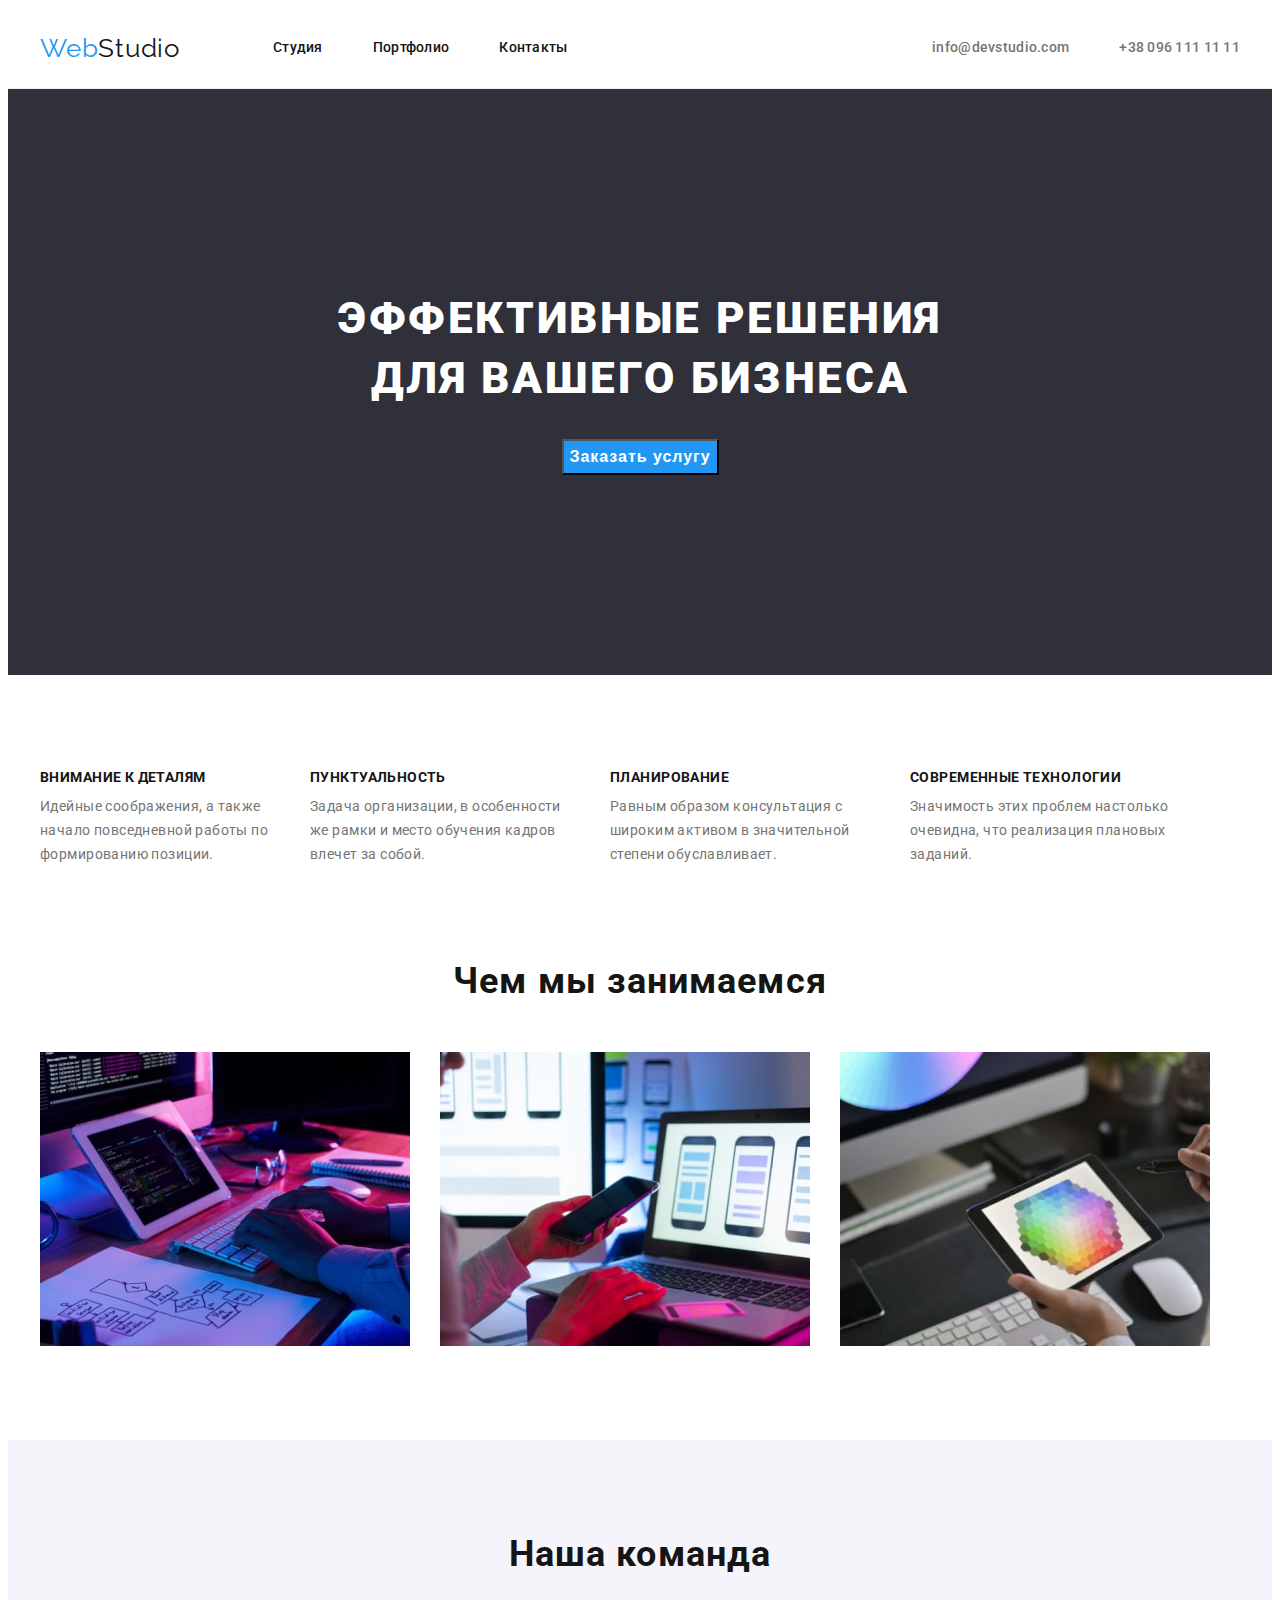
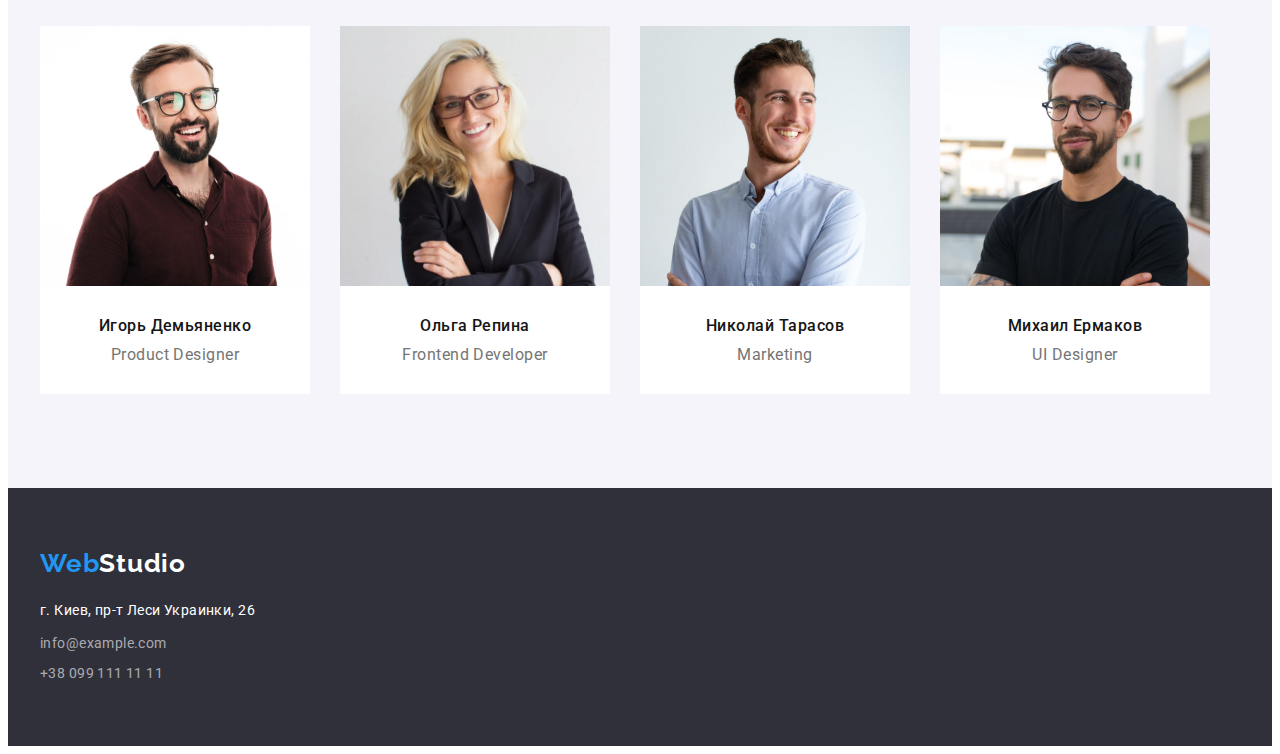
<file: index.html>
<!DOCTYPE html>
<html lang="en">
  <head>
    <meta charset="UTF-8" />
    <meta http-equiv="X-UA-Compatible" content="IE=edge" />
    <meta name="viewport" content="width=device-width, initial-scale=1.0" />
    <title>Web Studio</title>
    <link href="https://fonts.googleapis.com/css2?family=Raleway:wght@700&family=Roboto:wght@400;500;700;900&display=swap" 
    rel="stylesheet">
    <link rel="stylesheet" 
    href="https://cdnjs.cloudflare.com/ajax/libs/modern-normalize/1.1.0/modern-normalize.min.css" 
    integrity="sha512-wpPYUAdjBVSE4KJnH1VR1HeZfpl1ub8YT/NKx4PuQ5NmX2tKuGu6U/JRp5y+Y8XG2tV+wKQpNHVUX03MfMFn9Q==" 
    crossorigin="anonymous" 
    referrerpolicy="no-referrer" />
    <link rel="stylesheet" href="./css/styles.css">
 </head>
  <body>
    <header class="heder">
      <div class="container">
        <div class="menu">
          <a class="logo" href="/"><span class="logo-web">Web</span>Studio</a>
          <nav>
            <ul class="nav-list list">
              <li class="item"><a href="./index.html" class="nav-link">Студия</a></li>
              <li class="item"><a href="./portfolio.html" class="nav-link">Портфолио</a></li>
              <li class="item"><a href="" class="nav-link" >Контакты</a></li>
            </ul>
          </nav>
        <ul class="contact list">
          <li class="item"><a  href="mailto:info@devstudio.com" class="contact-link">info@devstudio.com</a></li>
          <li class="item"><a  href="tel:+380961111111" class="contact-link">+38 096 111 11 11</a></li>
        </ul>
</div>
      </div>
       </header>
    <main>
      <section class="hero">
        <div class="container">
          <h1 class="hero-title">Эффективные решения <br />для вашего бизнеса</h1>
          <button class="hero-button" type="button">Заказать услугу</button>
          </div>
        </section>
        <section class="features section">
        <div class="container">
          <h2 class="visually-hidden">Особенности</h2>
          <ul class="features-list list">
            <li class="item">
                <h3 class="features-link">Внимание к деталям</h3>
                <p class="features-text">Идейные соображения, а также начало повседневной работы по
                    формированию позиции.</p>
            </li>
            <li class="item">
                <h3 class="features-link">Пунктуальность</h3>
                <p class="features-text">Задача организации, в особенности же рамки и место обучения кадров
                    влечет за собой.</p>
            </li>
            <li class="item">
                <h3 class="features-link">Планирование</h3>
                <p class="features-text">Равным образом консультация с широким активом в значительной
                    степени обуславливает.</p>
            </li>
            <li class="item">
                <h3 class="features-link">Современные технологии</h3>
                <p class="features-text">Значимость этих проблем настолько очевидна, что реализация
                    плановых заданий.</p>
            </li>
          </ul>
        </div>
          </section>
      <section class="work section">
        <div class="container">
          <h2 class="work-title">Чем мы занимаемся</h2>
          <ul class="work-list list">
            <li class="work-photo">
              <img
                src="./img/img1.jpg"
                alt="our work"
                width="370"
                height="294"
              />
            </li>
            <li class="work-photo">
              <img
                src="./img/img2.jpg"
                alt="our work"
                width="370"
                height="294"
              />
            </li>
            <li class="work-photo">
              <img
                src="./img/img3.jpg"
                alt="our work"
                width="370"
                height="294"
              />
            </li>
          </ul>
        </div>
       
      </section>
      <section class="team section">
        <div class="container">
          <h2 class="team-title">Наша команда</h2>
          <ul class="team-list list">
            <li class="team-link">
              <img
                src="./img/img4.jpg"
                alt="our team"
                width="270"
                height="260"
              />
              <div class="div-name-text">
                <h3 class="team-name">Игорь Демьяненко</h3>
                <p class="team-text">Product Designer</p>
              </div>
             
            </li>
            <li class="team-link">
              <img
                src="./img/img5.jpg"
                alt="our team"
                width="270"
                height="260"
              />
              <div class="div-name-text">
                <h3 class="team-name">Ольга Репина</h3>
              <p class="team-text">Frontend Developer</p>
              </div>
              
            </li>
            <li class="team-link">
              <img
                src="./img/img6.jpg"
                alt="our team"
                width="270"
                height="260"
              />
              <div class="div-name-text">
                <h3 class="team-name">Николай Тарасов</h3>
              <p class="team-text">Marketing</p>
              </div>
              
            </li>
            <li class="team-link">
              <img
                src="./img/img7.jpg"
                alt="our team"
                width="270"
                height="260"
              />
              <div class="div-name-text">
                <h3 class="team-name">Михаил Ермаков</h3>
              <p class="team-text">UI Designer</p>
              </div>
              
            </li>
          </ul>
        </div>
        
      </section>
    </main>
    <footer class="footer">
      <div class="container">
        <a class="logo-footer" href="/"><span class="logo-footer-web">Web</span>Studio</a>
        <address class="footer-addres">
          <ul class="footer-addres-list list">
            <li class="footer-nav">
              <a
                href="https://goo.gl/maps/Y24yjUMBkzo34jrQA" class="footer-addres-nav"
                target="_blank"
                rel="noopener noreferrer nofollow"
                >г. Киев, пр-т Леси Украинки, 26</a
              >
            </li>
            <li class="footer-contacts"><a href="mailto:info@example.com" class="footer-addres-contacts">info@example.com</a></li>
            <li class="footer-contacts"><a href="tel:+380991111111" class="footer-addres-contacts">+38 099 111 11 11</a></li>
          </ul>
        </address>
      </div>
      
    </footer>
  </body>
</html>
</file>
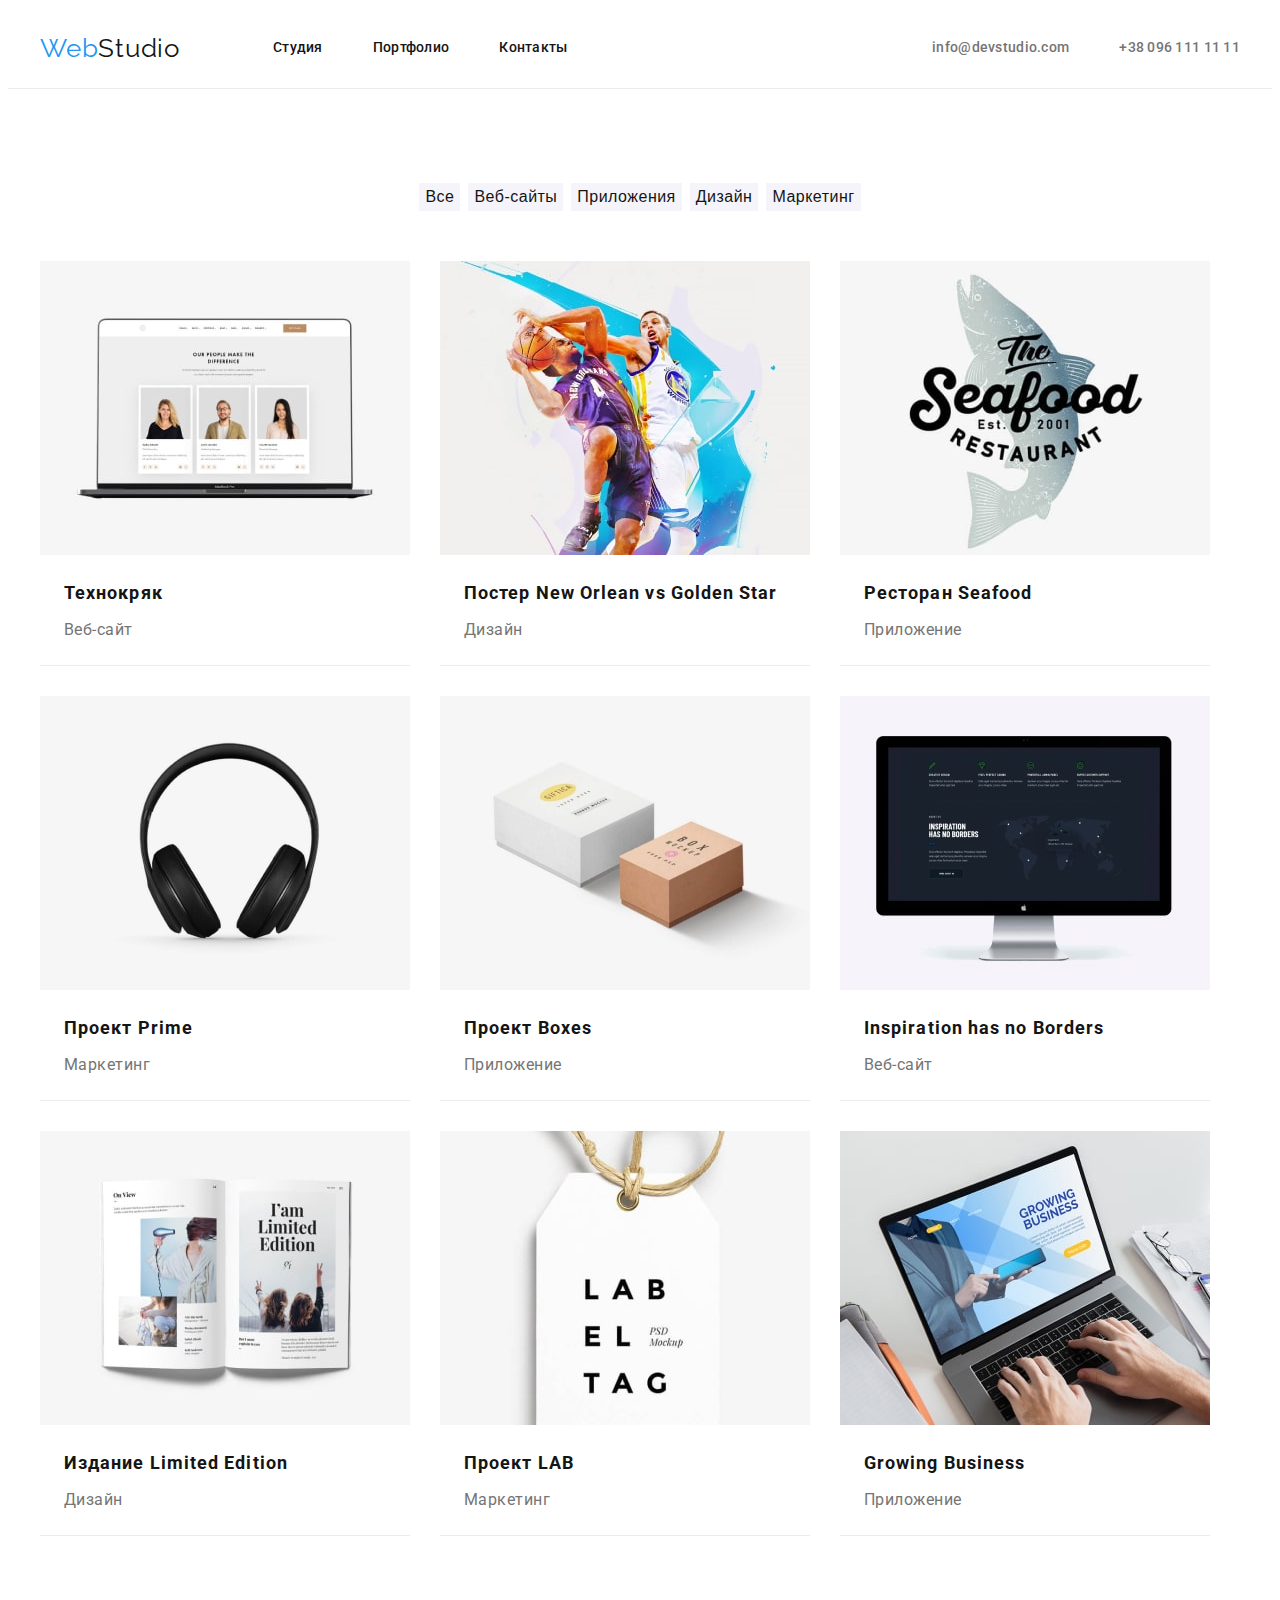
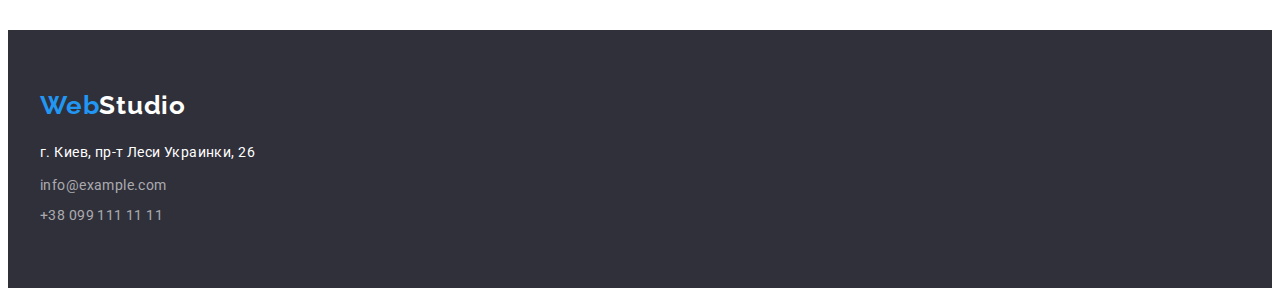
<file: portfolio.html>
<!DOCTYPE html>
<html lang="en">
  <head>
    <meta charset="UTF-8" />
    <meta http-equiv="X-UA-Compatible" content="IE=edge" />
    <meta name="viewport" content="width=device-width, initial-scale=1.0" />
    <title>Web Studio</title>
    <link href="https://fonts.googleapis.com/css2?family=Raleway:wght@700&family=Roboto:wght@400;500;700;900&display=swap" 
    rel="stylesheet">
    <link rel="stylesheet" 
    href="https://cdnjs.cloudflare.com/ajax/libs/modern-normalize/1.1.0/modern-normalize.min.css" 
    integrity="sha512-wpPYUAdjBVSE4KJnH1VR1HeZfpl1ub8YT/NKx4PuQ5NmX2tKuGu6U/JRp5y+Y8XG2tV+wKQpNHVUX03MfMFn9Q==" 
    crossorigin="anonymous" 
    referrerpolicy="no-referrer" />
    <link rel="stylesheet" href="./css/styles.css">
 </head>
  <body>
    <header class="heder">
      <div class="container">
        <div class="menu">
          <a class="logo" href="/"><span class="logo-web">Web</span>Studio</a>
          <nav>
            <ul class="nav-list list">
              <li class="item"><a href="./index.html" class="nav-link">Студия</a></li>
              <li class="item"><a href="./portfolio.html" class="nav-link">Портфолио</a></li>
              <li class="item"><a href="" class="nav-link" >Контакты</a></li>
            </ul>
          </nav>
        <ul class="contact list">
          <li class="item"><a  href="mailto:info@devstudio.com" class="contact-link">info@devstudio.com</a></li>
          <li class="item"><a  href="tel:+380961111111" class="contact-link">+38 096 111 11 11</a></li>
        </ul>
</div>
      </div>
       </header>
    <main>
      <section class="section">
        <div class="container">
          <h1 class="visually-hidden">Filter</h1>
          <ul class="filter list">
            <li class="item"><button class="filter-button" type="button">Все</button></li>
            <li class="item"><button class="filter-button" type="button">Веб-сайты</button></li>
            <li class="item"><button class="filter-button" type="button">Приложения</button></li>
            <li class="item"><button class="filter-button" type="button">Дизайн</button></li>
            <li class="item"><button class="filter-button" type="button">Маркетинг</button></li>
          </ul>
             <ul class="portfolio-img list">
              <li class="portfolio-list">
              <img src="./img/img8.jpg" alt="tex" width="370"> 
              <div class="div-item-text">
                <h2 class="portfolio-item">Технокряк</h2>
                <p class="portfolio-text">Веб-сайт</p>
              </div>
              
              </li>
              <li class="portfolio-list">
              <img src="./img/img9.jpg" alt="poster" width="370">
              <div class="div-item-text">
                <h2 class="portfolio-item">Постер New Orlean vs Golden Star</h2>
                <p class="portfolio-text">Дизайн</p>
              </div>
              
              
              
              </li>
              <li class="portfolio-list">
              <img src="./img/img10.jpg" alt="restaurant" width="370">
              <div class="div-item-text">
                <h2 class="portfolio-item">Ресторан Seafood</h2>
                <p class="portfolio-text">Приложение</p>
              </div>
              
              </li>
              <li class="portfolio-list">
              <img src="./img/img11.jpg" alt="prime" width="370">
              <div class="div-item-text">
                <h2 class="portfolio-item">Проект Prime</h2>
                <p class="portfolio-text">Маркетинг</p>
              </div>
               
              </li>
              <li class="portfolio-list">
               <img src="./img/img12.jpg" alt="box" width="370">
               <div class="div-item-text">
                <h2 class="portfolio-item">Проект Boxes</h2>
                <p class="portfolio-text">Приложение</p>
               </div>
              
              </li>
              <li class="portfolio-list">
               <img src="./img/img13.jpg" alt="tv" width="370">
               <div class="div-item-text">
                <h2 class="portfolio-item">Inspiration has no Borders</h2>
                <p class="portfolio-text">Веб-сайт</p>
               </div>
              
              </li>
               <li class="portfolio-list">
              <img src="./img/img14.jpg" alt="book" width="370">
              <div class="div-item-text">
                <h2 class="portfolio-item">Издание Limited Edition</h2>
                <p class="portfolio-text">Дизайн</p>
              </div>
               
              </li>
               <li class="portfolio-list">
              <img src="./img/img15.jpg" alt="lab" width="370">
              <div class="div-item-text">
                <h2 class="portfolio-item">Проект LAB</h2>
                <p class="portfolio-text">Маркетинг</p>
              </div>
              
              </li>
              <li class="portfolio-list">
               <img src="./img/img16.jpg" alt="notebook" width="370">
               <div class="div-item-text">
                <h2 class="portfolio-item">Growing Business</h2>
                <p class="portfolio-text">Приложение</p>
               </div>
               
               </li>
            </ul>
        </div>
        
      </section>
    </main>
    <footer class="footer">
      <div class="container">
        <a class="logo-footer" href="/"><span class="logo-footer-web">Web</span>Studio</a>
        <address class="footer-addres">
          <ul class="footer-addres-list list">
            <li class="footer-nav">
              <a
                href="https://goo.gl/maps/Y24yjUMBkzo34jrQA" class="footer-addres-nav"
                target="_blank"
                rel="noopener noreferrer nofollow"
                >г. Киев, пр-т Леси Украинки, 26</a
              >
            </li>
            <li class="footer-contacts"><a href="mailto:info@example.com" class="footer-addres-contacts">info@example.com</a></li>
            <li class="footer-contacts"><a href="tel:+380991111111" class="footer-addres-contacts">+38 099 111 11 11</a></li>
          </ul>
        </address>
      </div>
      
    </footer>
  </body>
</html>
</file>
<file: css/styles.css>
:root {
    --primary-text-color: rgba(21, 21, 21, 1);
    --primary-white-color: #ffffff;
    --accent-color: #2196F3;
    --primary-grey-color: #757575;
    }

    p, h1, h2, h3, h4, h5, h6 {
        margin: 0;
    }

    ul{
        margin: 0;
        padding-left: 0;
    }

    address {
        font-style: normal;
    }

    a {
        color: currentColor;
    }

body {
     font-family: Roboto, sans-serif; 
    }
    img{
        display: block;
        max-width: 100%;
        height: auto;
    }
    .list {
        list-style: none;
    }

    .container{
        
        width: 1200px;
        margin-left: auto;
        margin-right: auto;
        padding-left: 15px;
        padding-right: 15px;
    }
    
    .section {
        padding-top: 94px;
        padding-bottom: 94px;
    }
    
.heder {
    background-color: var(--primary-white-color);
    
}
.heder{
    border-bottom: 1px solid #ECECEC;
}

 .menu{
    display: flex;
    align-items: center;
}

/*logo*/

.logo {
    font-family: Raleway, cursive;
    color: var(--primary-text-color);
    font-size: 26px;
    line-height: 1.19;
    letter-spacing: 0.03em;
    text-decoration: none;
    }
.logo-web {
    color: var(--accent-color);
}
/*navigation*/

.nav-list {
    display: flex;
    font-weight: 500;
    font-size: 14px;
    line-height: 1.14;
    letter-spacing: 0.02em;
    color: var(--primary-text-color);
    margin-left: 93px;
    
}

.nav-list .item {
    margin-right: 50px;
}

.nav-list .item:last-child{
    margin-right: 0;
}

.nav-link {
    display: block;
    color: var(--primary-text-color);
    text-decoration: none;
    padding-top: 32px;
    padding-bottom: 32px;
}

.nav-link:hover,
.nav-link:focus {
    color: var(--accent-color);
}
/*Contact*/

.contact {
    display: flex;
    margin-left: auto;
}
.contact .item + .item{
    margin-left: 50px;
}
.contact .item:last-child{
    margin-right: 0;
}

.contact-link {
    display: block;
font-weight: 500;
font-size: 14px;
line-height: 1.14;
letter-spacing: 0.02em;
color: var(--primary-grey-color);
text-decoration: none;
margin-left: auto;
padding-top: 32px;
padding-bottom: 32px;
}



.contact-link:hover,
.contact-link:focus
{
    color:var(--accent-color)
}
/*Hero*/

.hero {
background-color: #2F303A;
padding-top: 200px;
padding-bottom: 200px;
}
.hero-title {
font-weight: 900;
font-size: 44px;
line-height: 1.36;
text-align: center;
letter-spacing: 0.06em;
text-transform: uppercase;
color: var(--primary-white-color);
}
.hero-button {
font-weight: 700;
font-size: 16px;
line-height: 1.88;
display: flex;
align-items: center;
text-align: center;
letter-spacing: 0.06em;
color: var(--primary-white-color) ;
background-color: var(--accent-color);
display: block;
margin: 30px auto 0;
}
.hero-button {
    cursor: pointer;
}
/*features*/

 .visually-hidden {
        position: absolute;
        white-space: nowrap;
        width: 1px;
        height: 1px;
        overflow: hidden;
        border: 0;
        padding: 0;
        clip: rect(0 0 0 0);
        clip-path: inset(50%);
        margin: -1px; 
      }
      

.features-list{
    margin-left: auto;
    margin-right: auto;
    display: flex;
}
.features-list .item{
    margin-right: 30px;
    width: 270px
}
.features-list .item:first-child{
    margin-right: 0;
}
.features-link {
font-weight: 700;
font-size: 14px;
line-height: 1.14x;
letter-spacing: 0.03em;
text-transform: uppercase;
color: var(--primary-text-color);
margin-bottom: 10px;
}

.features-text {
font-size: 14px;
line-height: 1.71;
letter-spacing: 0.03em;
color: var(--primary-grey-color);
}


/*Work*/
.work{
    padding-top: 0;
}
.work-list{
    display: flex;
}
.work-photo{
    margin-right: 30px;
}
.work-photo:last-child{
    margin-right: 0;
}

.work-title {
    font-weight: 700;
    font-size: 36px;
    line-height: 1.16;
    text-align: center;
    letter-spacing: 0.03em;
    color: var(--primary-text-color);
    margin-bottom: 50px;
}

/*Team*/

.team {
    background-color: #F5F4FA;
}
.team-list{
    display: flex;
   
}
.team-link{
    margin-right: 30px;
    background-color: var(--primary-white-color);
    
}
.team-link:last-child{
    margin-right: 0;
}

.team-title {
font-weight: 700;
font-size: 36px;
line-height: 1.16;
text-align: center;
letter-spacing: 0.03em;
color: var(--primary-text-color);
margin-bottom: 50px;
}


.team-name {
font-weight: 500;
font-size: 16px;
line-height: 1.19;
text-align: center;
letter-spacing: 0.03em;
color: var(--primary-text-color);
margin-bottom: 10px;

}

.team-text {
font-size: 16px;
line-height: 1.19;
text-align: center;
letter-spacing: 0.03em;
color: var(--primary-grey-color);

}
.div-name-text{
    padding-top: 30px;
    padding-bottom: 30px;
}

/*Footer*/

.footer {
background: #2F303A;
padding-top: 60px;
padding-bottom: 60px;
}
.logo-footer {
font-family: 'Raleway';
font-style: normal;
font-weight: 700;
font-size: 26px;
line-height: 1.19;
letter-spacing: 0.03em;
color: var(--primary-white-color);
text-decoration: none;
cursor: default; 
}
.logo-footer-web {
    color: var(--accent-color);
}
.footer-addres{
    margin-top: 20px;
}
.footer-addres-nav {
font-size: 14px;
line-height: 1.71;
letter-spacing: 0.03em;
color: var(--primary-white-color);
text-decoration: none;
cursor: default; 
}
.footer-addres-contacts {
font-size: 14px;
line-height: 1.71;
letter-spacing: 0.03em;
color: rgba(255, 255, 255, 0.6);
text-decoration: none;
cursor: default; 
}
.footer-nav{
    margin-bottom: 9px;
}
.footer-contacts{
    margin-bottom: 6px;
}
.footer-contacts:last-child{
    margin-bottom: 0;
}
.footer-addres-contacts:hover,
.footer-addres-contacts:focus
{
    color:var(--accent-color)
}
.footer-addres-nav:hover,
.footer-addres-nav:focus
{
    color:var(--accent-color)
}


/*Portfolio*/

.portfolio {
    background-color: var(--primary-white-color);
    width: 1200px;
    padding-left: 15px;
    padding-right: 15px;
    margin-left: auto;
    margin-right: auto;
    
}
.filter {
margin-bottom: 50px;
display: flex;
justify-content:center;
}
.filter .item{
    
margin-right: 8px;

}
.filter .item:last-child{
    margin-right: 0;
}
.filter-button {
font-style: normal;
font-weight: 500;
font-size: 16px;
line-height: 1.62;
text-align: center;
letter-spacing: 0.03em;
color: var(--primary-text-color);
background-color: #F5F4FA;
text-decoration: none;
width: max-content;
border: none;
}


.filter-button {
    cursor: pointer;
}

.filter-button:hover,
.filter-button:focus {
    color:var(--primary-white-color);
    background-color: var(--accent-color);
}
.portfolio-list{
    margin-bottom: 30px;
    margin-right: 30px;
    
}
.portfolio-list:nth-child(3n) {
    margin-right: 0;
}

.portfolio-list:nth-last-child(-n + 3) {
    margin-bottom: 0;
}
.portfolio-img{
    display: flex;
    flex-wrap: wrap;
}

.portfolio-item {
font-style: normal;
font-weight: 700;
font-size: 18px;
line-height: 2;
letter-spacing: 0.06em;
color: var(--primary-text-color);
margin-bottom: 4px;

}
.portfolio-text {
font-size: 16px;
line-height: 1.88;
letter-spacing: 0.03em;
color: var(--primary-grey-color);
}
.div-item-text{
    padding-top: 20px;
    border-bottom: 1px solid #ECECEC;
    padding-bottom: 20px;
    padding-left: 24px;
    padding-right: 24px;

    
}
</file>
